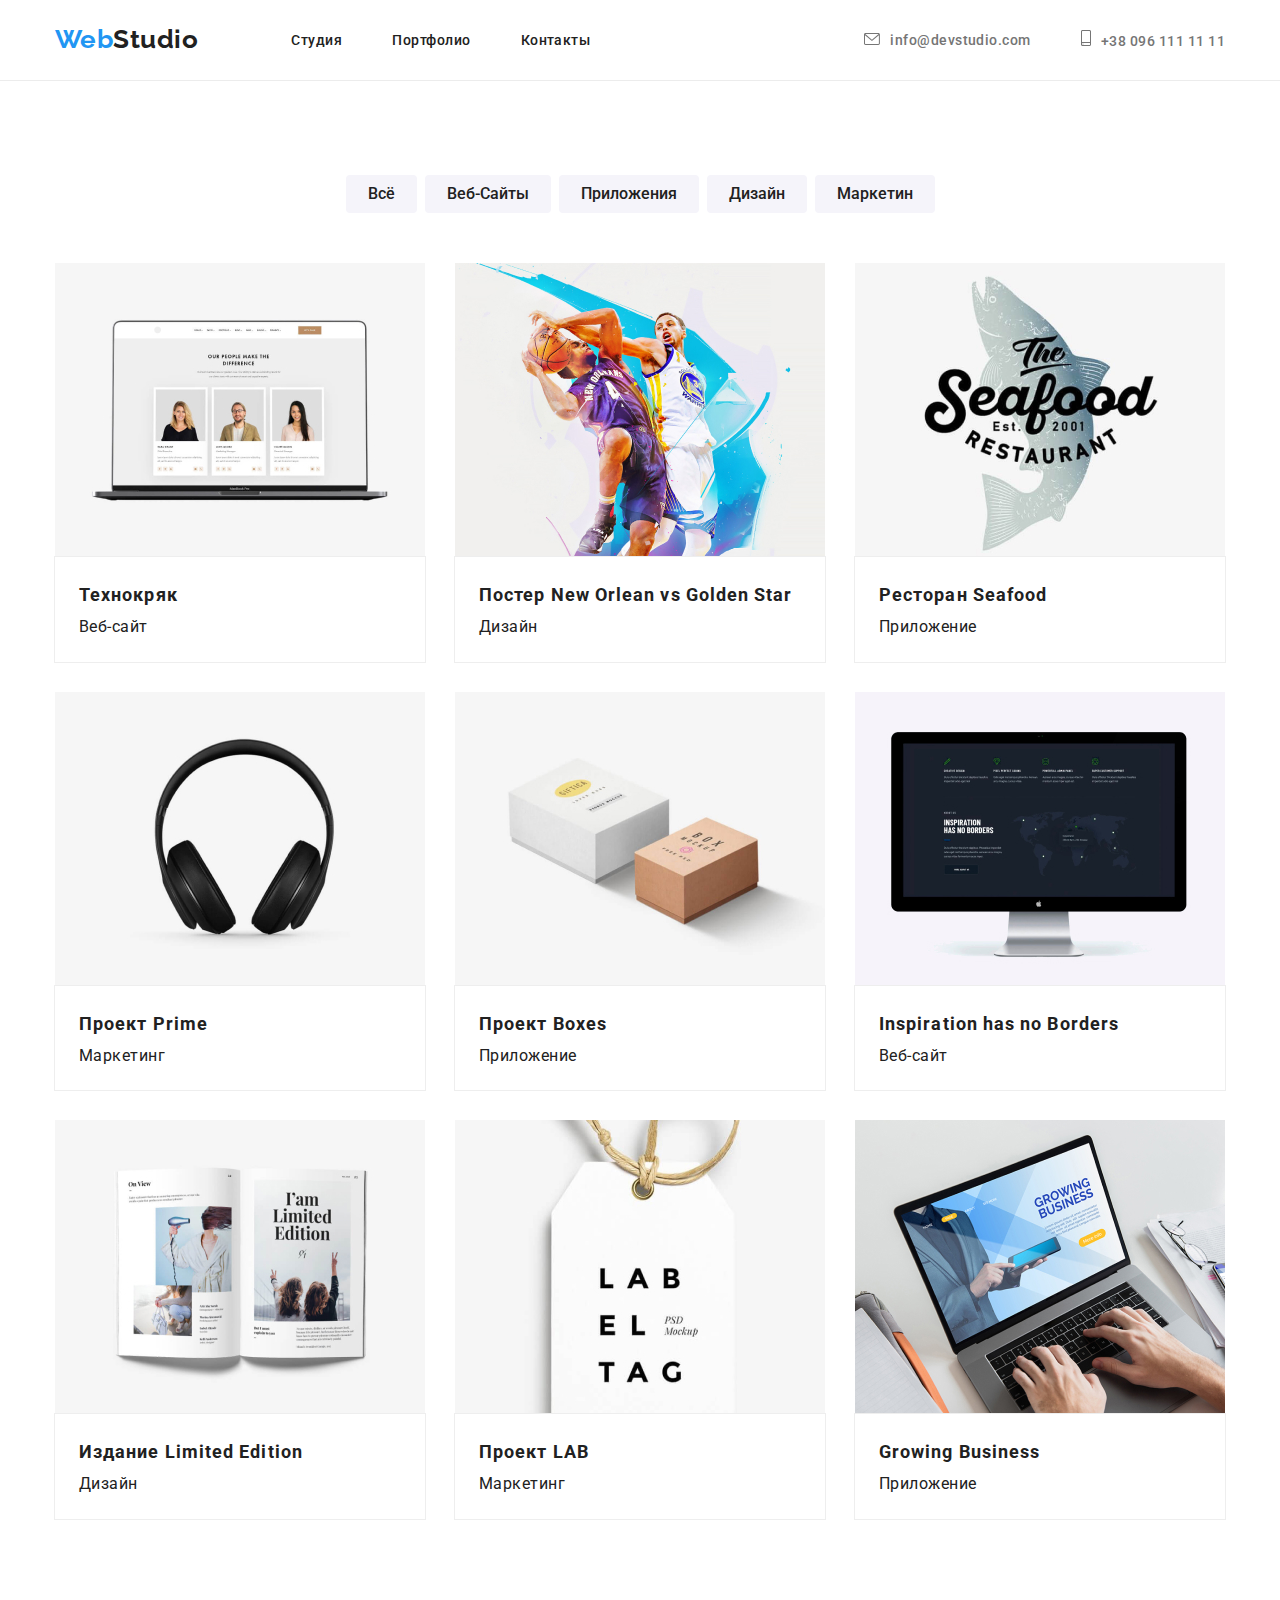
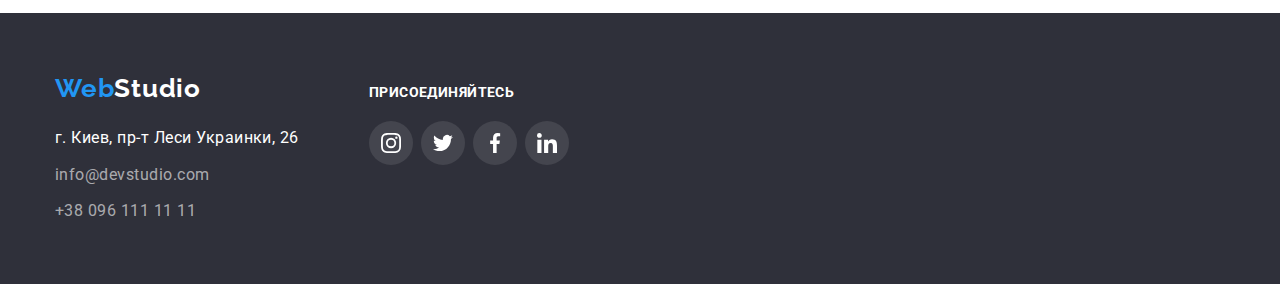
<file: portfolio.html>
<!DOCTYPE html>
<html lang="ru">
  <head>
    <meta charset="UTF-8" />
    <meta http-equiv="X-UA-Compatible" content="IE=edge" />
    <meta name="viewport" content="width=device-width, initial-scale=1.0" />
    <title>Document</title>
    <link rel="stylesheet" href="./style/modern-normalize.css" />
    <link rel="preconnect" href="https://fonts.gstatic.com" />
    <link
      href="https://fonts.googleapis.com/css2?family=Raleway:wght@700&family=Roboto:wght@400;500;700;900&display=swap"
      rel="stylesheet"
    />
    <link rel="stylesheet" href="./style/style.css" />
  </head>
  <body>
    <!--top line-->
    <header>
      <div class="boxHeader">
        <div class="conteiner">
          <div class="mainNav">
            <nav class="nav">
              <a class="logo" href="./index.html"
                ><span class="part-logo">Web</span>Studio</a
              >
              <ul class="social-links">
                <li class="list">
                  <a class="link" href="./index.html">Студия</a>
                </li>
                <li class="list">
                  <a class="link" href="./portfolio.html">Портфолио</a>
                </li>
                <li class="list"><a class="link" href="">Контакты</a></li>
              </ul>
            </nav>
            <ul class="social-links-address">
              <li class="list">
                <a class="linkItem" href="meilto:info@devstudio.com"
                  ><svg class="mailIcon" width="16px" height="12px">
                    <use
                      class="mail"
                      href="./images/svg/symbol-defs.svg#envelope"
                    ></use></svg
                  >info@devstudio.com</a
                >
              </li>
              <li class="list">
                <a class="linkItem" href="tel:+380961111111"
                  ><svg class="mailIcon" width="10px" height="16px">
                    <use
                      class="smartphone"
                      href="./images/svg/symbol-defs.svg#smartphone"
                    ></use></svg
                  >+38 096 111 11 11</a
                >
              </li>
            </ul>
          </div>
        </div>
      </div>
    </header>
    <!--body-->
    <main>
      <section class="section">
        <div class="conteiner">
          <ul class="social-button">
            <li class="list">
              <button class="button" type="button">Всё</button>
            </li>
            <li class="list">
              <button class="button" type="button">Веб-Сайты</button>
            </li>
            <li class="list">
              <button class="button" type="button">Приложения</button>
            </li>
            <li class="list">
              <button class="button" type="button">Дизайн</button>
            </li>
            <li class="list">
              <button class="button" type="button">Маркетин</button>
            </li>
          </ul>
          <!--my works-->
          <ul class="aboutImg">
            <li class="listCard">
              <article class="card">
                <div>
                  <img src="./images/img5.jpg" alt="Технокряк" width="370" />
                </div>
                <div class="cardText">
                  <h3 class="work">Технокряк</h3>
                  <p class="aboutWork">Веб-сайт</p>
                </div>
              </article>
            </li>
            <li class="listCard">
              <article class="card">
                <div>
                  <img
                    src="./images/img6.jpg"
                    alt="Постер New Orlean vs Golden Star"
                    width="370"
                  />
                </div>
                <div class="cardText">
                  <h3 class="work">Постер New Orlean vs Golden Star</h3>
                  <p class="aboutWork">Дизайн</p>
                </div>
              </article>
            </li>
            <li class="listCard">
              <article class="card">
                <div>
                  <img
                    src="./images/img7.jpg"
                    alt="Ресторан Seafood"
                    width="370"
                  />
                </div>
                <div class="cardText">
                  <h3 class="work">Ресторан Seafood</h3>
                  <p class="aboutWork">Приложение</p>
                </div>
              </article>
            </li>
            <li class="listCard">
              <article class="card">
                <div>
                  <img src="./images/img8.jpg" alt="Проект Prime" width="370" />
                </div>
                <div class="cardText">
                  <h3 class="work">Проект Prime</h3>
                  <p class="aboutWork">Маркетинг</p>
                </div>
              </article>
            </li>
            <li class="listCard">
              <article class="card">
                <div>
                  <img src="./images/img9.jpg" alt="Проект Boxes" width="370" />
                </div>
                <div class="cardText">
                  <h3 class="work">Проект Boxes</h3>
                  <p class="aboutWork">Приложение</p>
                </div>
              </article>
            </li>
            <li class="listCard">
              <article class="card">
                <div>
                  <img
                    src="./images/img10.jpg"
                    alt="Inspiration has no Borders"
                    width="370"
                  />
                </div>
                <div class="cardText">
                  <h3 class="work">Inspiration has no Borders</h3>
                  <p class="aboutWork">Веб-сайт</p>
                </div>
              </article>
            </li>
            <li class="listCard">
              <article class="card">
                <div>
                  <img
                    src="./images/img11.jpg"
                    alt="Издание Limited Edition"
                    width="370"
                  />
                </div>
                <div class="cardText">
                  <h3 class="work">Издание Limited Edition</h3>
                  <p class="aboutWork">Дизайн</p>
                </div>
              </article>
            </li>
            <li class="listCard">
              <article class="card">
                <div>
                  <img src="./images/img12.jpg" alt="Проект LAB" width="370" />
                </div>
                <div class="cardText">
                  <h3 class="work">Проект LAB</h3>
                  <p class="aboutWork">Маркетинг</p>
                </div>
              </article>
            </li>
            <li class="listCard">
              <article class="card">
                <div>
                  <img
                    src="./images/img13.jpg"
                    alt="Growing Business"
                    width="370"
                  />
                </div>
                <div class="cardText">
                  <h3 class="work">Growing Business</h3>
                  <p class="aboutWork">Приложение</p>
                </div>
              </article>
            </li>
          </ul>
        </div>
      </section>
    </main>
    <!--Footer-->
    <footer>
      <div class="conteiner">
        <div class="conteinerFooter">
          <div>
            <a class="logoFooter" href="./index.html"
              ><span class="part-logo">Web</span>Studio</a
            >
            <address>
              <p class="address">г. Киев, пр-т Леси Украинки, 26</p>
              <ul class="addressFooter">
                <li class="list">
                  <a class="linkFooter" href="meilto:info@devstudio.com"
                    >info@devstudio.com</a
                  >
                </li>
                <li class="list">
                  <a class="linkFooter" href="tel:+380961111111"
                    >+38 096 111 11 11</a
                  >
                </li>
              </ul>
            </address>
          </div>
          <div class="boxFooter">
            <h2 class="listFooter">ПРИСОЕДИНЯЙТЕСЬ</h2>
            <ul class="iconListFooter">
              <li>
                <a class="socialIconFooter" href="#">
                  <svg class="socialLinksFooter">
                    <use
                      href="./images/svg/symbol-defs.svg#instagram"
                    ></use></svg
                ></a>
              </li>
              <li>
                <a class="socialIconFooter" href="#">
                  <svg class="socialLinksFooter">
                    <use href="./images/svg/symbol-defs.svg#twitter"></use></svg
                ></a>
              </li>
              <li>
                <a class="socialIconFooter" href="#">
                  <svg class="socialLinksFooter">
                    <use
                      href="./images/svg/symbol-defs.svg#facebook"
                    ></use></svg
                ></a>
              </li>
              <li>
                <a class="socialIconFooter" href="#">
                  <svg class="socialLinksFooter">
                    <use
                      href="./images/svg/symbol-defs.svg#linkedin"
                    ></use></svg
                ></a>
              </li>
            </ul>
          </div>
        </div>
      </div>
    </footer>
  </body>
</html>
</file>
<file: style/style.css>
:root {
  --first-text-color: #212121;
  --background-color: #e5e5e5;
  --highlight-color: #2196f3;
  --second-text-color: #ffffff;
  --button-color: #f5f4fa;
  --box-color: #2f303a;
  --team-color: #f5f4fa;
  --adress-color: #757575;
  --second_address-color: rgba(255, 255, 255, 0.6);
  --line-color: #ececec;
  --card-dorder-color: #eeeeee;
  --social-links-color: #afb1b8;
  --footer-icon--color: #44454e;
  --bacground-color-modal: rgba(0, 0, 0, 0.2);
}
body {
  font-family: Roboto, sans-serif;
  color: var(--first-text-color);
  line-height: 1.2;
  letter-spacing: 0.03em;
}
.conteiner {
  width: 1200px;
  margin: 0 auto;
  padding-left: 15px;
  padding-right: 15px;
}
.section {
  margin: 0 auto;
  padding-top: 94px;
  margin-top: 0;
}
.boxHeader {
  border-bottom: 1px var(--line-color) solid;
}
.mainNav {
  height: 80px;
  display: flex;
  justify-content: space-between;
}
.nav {
  display: flex;
  justify-content: space-between;
  align-items: center;
}
.logo {
  display: flex;
  align-items: center;
  color: var(--first-text-color);
  font-size: 26px;
  font-family: Raleway;
  font-style: normal;
  font-weight: bold;
  text-decoration: none;
  margin-right: 93px;
}
.part-logo {
  color: var(--highlight-color);
}

/* list */

/*links*/
.social-links {
  display: flex;
  align-items: center;
  padding-left: 0;
  margin: 0 auto;
}
.social-links-address {
  display: flex;
  align-items: center;
  margin: 0;
  padding: 0;
}
.social-links .link {
  font-size: 14px;
  text-decoration: none;
  color: var(--first-text-color);
  font-style: normal;
  font-weight: 500;
}
.social-links .list:not(:last-child) {
  margin-right: 50px;
}
.social-links .link:hover,
.link:focus {
  color: var(--highlight-color);
}
.social-links {
  list-style-type: none;
}
.list {
  list-style-type: none;
}
.listItemText:not(:last-child) {
  margin-right: 30px;
}

.social-links-address .linkItem {
  text-decoration: none;
  font-size: 14px;
  color: var(--adress-color);
  font-style: normal;
  font-weight: 500;
}
.social-links-address .list + .list {
  margin-left: 50px;
}

.mailIcon {
  margin-right: 10px;
}
.mail {
  fill: currentColor;
}
.smartphone {
  fill: currentColor;
}
.social-links-address .linkItem:hover,
.linkItem:focus {
  color: var(--highlight-color);
}

/* каробка для заглавия */
.sectionHero {
  width: 1600px;
  margin: 0 auto;
  height: 600px;
  background-color: var(--box-color);
  background-image: linear-gradient(
      rgba(47, 48, 58, 0.4),
      rgba(47, 48, 58, 0.4)
    ),
    url(../images/hero.jpg);

  background-size: cover;
  background-position: center;
  background-repeat: no-repeat;
  text-align: center;
  padding: 200px 0;
}
/*заглавие*/
.heading {
  color: var(--second-text-color);
  width: 696px;
  font-size: 44px;
  font-weight: 900;
  line-height: 1.36;
  letter-spacing: 0.06em;
}

.buttonTitle {
  font-family: Roboto, sans-serif;
  cursor: pointer;
  font-weight: bold;
  font-size: 16px;
  line-height: 1.85;
  letter-spacing: 0.06em;
  background-color: var(--highlight-color);
  color: var(--second-text-color);
  padding: 10px 32px;
  border: none;
  margin-top: 30px;
  border-radius: 4px;
}
.modal {
  position: fixed;
  top: 0;
  left: 0;
  width: 100%;
  height: 100%;
  background-color: var(--bacground-color-modal);
  opacity: 1;
}
.modal.is-hidden {
  opacity: 0;
  pointer-events: none;
}

.backdrop {
  position: absolute;
  opacity: 0;
  top: 50%;
  left: 50%;
  transform: translate(-50%, -50%);
  min-height: 581px;
  min-width: 528px;
  background-color: var(--second-text-color);
}
.closeButton {
  position: fixed;
  right: 0;
  width: 30px;
  height: 30px;
  border-radius: 50px;
  background-color: var(--second-text-color);
  border: 1px solid rgba(0, 0, 0, 0.1);
  border-radius: 50%;
  cursor: pointer;
}
.iconClose {
  width: 11px;
  height: 11px;
  background-color: var(--second-text-color);
}
/*button portfolio*/
.social-button {
  display: flex;
  padding-left: 0;
  justify-content: center;
  margin-bottom: 50px;
}
.social-button .list + .list {
  margin-left: 8px;
}

.button {
  border: none;
  padding: 6px 22px;
}
.social-button .button {
  font-family: Roboto, sans-serif;
  cursor: pointer;
  font-weight: 500;
  font-size: 16px;
  line-height: 1.62;
  border-radius: 4px;
  background-color: var(--button-color);
  color: var(--first-text-color);
}
.social-button .button:focus,
.button:hover {
  background-color: var(--highlight-color);
  color: var(--second-text-color);
}

.aboutImg {
  display: flex;
  flex-wrap: wrap;
  text-align: left;
  list-style: none;
  padding: 0;
  margin: 0;
  padding-bottom: 94px;
  margin-right: -30px;
}
.listCard {
  flex-basis: calc(100% / 3 - 30px);
  margin-right: 30px;
  cursor: pointer;
  border: none;
}

.cardText {
  outline: 1px solid var(--card-dorder-color);
  padding: 20px 24px;
}
.work {
  font-weight: bold;
  font-size: 18px;
  line-height: 2;
  letter-spacing: 0.06em;
  margin-bottom: 4;
  padding: 0;
}
.aboutWork {
  font-weight: normal;
  font-size: 16px;
  line-height: 1.8;
}
.listCard:hover,
.listCard:focus {
  box-shadow: 0px 1px 1px rgba(0, 0, 0, 0.12), 0px 4px 4px rgba(0, 0, 0, 0.06),
    1px 4px 6px rgba(0, 0, 0, 0.16);
}
.listCard:nth-last-child(-n + 6) {
  margin-top: 30px;
}
.listCard:nth-child(3n + 3) {
  margin-right: -30px;
}
/*основные заголовки и описание к ним*/
.sectionAbout {
  margin: 0 auto;
  padding-bottom: 94px;
  padding-top: 94px;
}
.desk {
  list-style-type: none;
  display: flex;
  padding-left: 0;
}
.deskTeam {
  list-style-type: none;
  display: flex;
  padding-left: 0;
}
.deskList:not(:last-child) {
  margin-right: 30px;
}

.user .userTeam + .userTeam {
  margin-left: 30px;
}
.title {
  font-weight: bold;
  font-size: 14px;
  line-height: 1.1;
}
.text {
  font-size: 14px;
  line-height: 1.6;
  color: var(--adress-color);
  margin-top: 10px;
}
.listItemText {
  width: 275px;
}
.listItemText::before {
  display: block;
  content: "";
  height: 120px;
  background-repeat: no-repeat;
  background-size: contain;
  background-position: center;
  background-color: var(--button-color);
  margin-bottom: 30px;
}
.iconAntena::before {
  background-image: url(../images/svg/antenna.svg);
  background-size: 70px;
}
.iconClock::before {
  background-image: url(../images/svg/clock.svg);
  background-size: 70px;
}
.iconDiagram::before {
  background-image: url(../images/svg/diagram.svg);
  background-size: 70px;
}
.iconAstronaut::before {
  background-image: url(../images/svg/astronaut.svg);
  background-size: 70px;
}
.aboutTeam {
  margin-bottom: 50px;
  font-weight: bold;
  font-size: 36px;
  line-height: 1.1;
  text-align: center;
}

.user {
  list-style-type: none;
  display: flex;
  text-align: center;
  padding-left: 0;
}
.userTeam {
  height: 428px;
  background-color: var(--second-text-color);
  box-shadow: 0px 1px 3px rgba(0, 0, 0, 0.12), 0px 1px 1px rgba(0, 0, 0, 0.14),
    0px 2px 1px rgba(0, 0, 0, 0.2);
  border-radius: 0px 0px 4px 4px;
}
.sectionTeam {
  background-color: var(--team-color);

  padding-top: 94px;
  padding-bottom: 94px;
  margin: 0 auto;
}
.sectionCustomers {
  padding-top: 94px;
  padding-bottom: 94px;
  margin: 0 auto;
}
.regularCustomers {
  font-family: Roboto;
  font-style: normal;
  font-weight: bold;
  font-size: 36px;
  line-height: 1.16;
  text-align: center;
  margin-bottom: 50px;
}
.regularCompany {
  display: flex;
  justify-content: space-between;
}
.iconCompany {
  display: flex;
  justify-content: center;
  width: 170px;
  height: 92px;
  align-items: center;
  border: 1px solid #afb1b8;
  border-radius: 4px;
  fill: var(--social-links-color);
}

.iconCompany:hover,
.iconCompany:focus {
  display: inline-flex;
  border-color: var(--highlight-color);
  fill: var(--highlight-color);
}
.ourBoxTeam {
  margin: 30px auto;
}
.ourTeam {
  font-weight: 500;
  font-size: 16px;
  line-height: 1.1;
  margin-top: 30;
}
.aboutText {
  margin-top: 10px;
  font-size: 16px;
  line-height: 1.1;
  color: var(--adress-color);
  margin-top: 10px;
}
.iconList {
  list-style-type: none;
  display: flex;
  padding: 0;
  width: 200px;
  justify-content: space-between;
}

.socialIcon {
  width: 44px;
  height: 44px;
  display: flex;
  justify-content: center;
  align-items: center;
  border-radius: 50px;
  cursor: pointer;
  fill: var(--social-links-color);
}
.socialLinksItem {
  width: 20px;
  height: 20px;
}
.socialIcon:focus,
.socialIcon:hover {
  display: inline-flex;
  fill: var(--second-text-color);
  background-color: var(--highlight-color);
}

Footer {
  background-color: var(--box-color);
  margin: 0 auto;
  padding-top: 60px;
  padding-bottom: 60px;
}
.conteinerFooter {
  display: flex;
  justify-content: flex-start;
}
.logoFooter {
  display: inline-block;
  color: var(--second-text-color);
  font-size: 26px;
  font-family: Raleway;
  font-style: normal;
  font-weight: bold;
  text-decoration: none;
  letter-spacing: 0.03em;
}
.addressFooter {
  padding-left: 0;
  margin-top: 9px;
}
.addressFooter .list + .list {
  margin-top: 9px;
}

.address {
  color: var(--second-text-color);
  font-style: normal;
  margin-top: 20px;
  margin-bottom: 0;
  line-height: 1.7;
}
.linkFooter {
  color: var(--second_address-color);
  text-decoration: none;
  font-style: normal;
  line-height: 1.7;
}
.boxFooter {
  margin-left: 70px;
  margin-top: 12px;
}
.listFooter {
  font-style: normal;
  font-weight: bold;
  font-size: 14px;
  line-height: 1.14;
  letter-spacing: 0.03em;
  text-transform: uppercase;
  color: var(--second-text-color);
  margin-bottom: 20px;
}
.iconListFooter {
  list-style-type: none;
  display: flex;
  padding: 0;
  width: 200px;
  justify-content: space-between;
}

.socialIconFooter {
  width: 44px;
  height: 44px;
  display: flex;
  justify-content: center;
  align-items: center;
  border-radius: 50px;
  cursor: pointer;
  background-color: var(--footer-icon--color);
  fill: var(--second-text-color);
}
.socialLinksFooter {
  width: 20px;
  height: 20px;
}
.socialIconFooter:focus,
.socialIconFooter:hover {
  fill: var(--second-text-color);
  background-color: var(--highlight-color);
}
</file>
